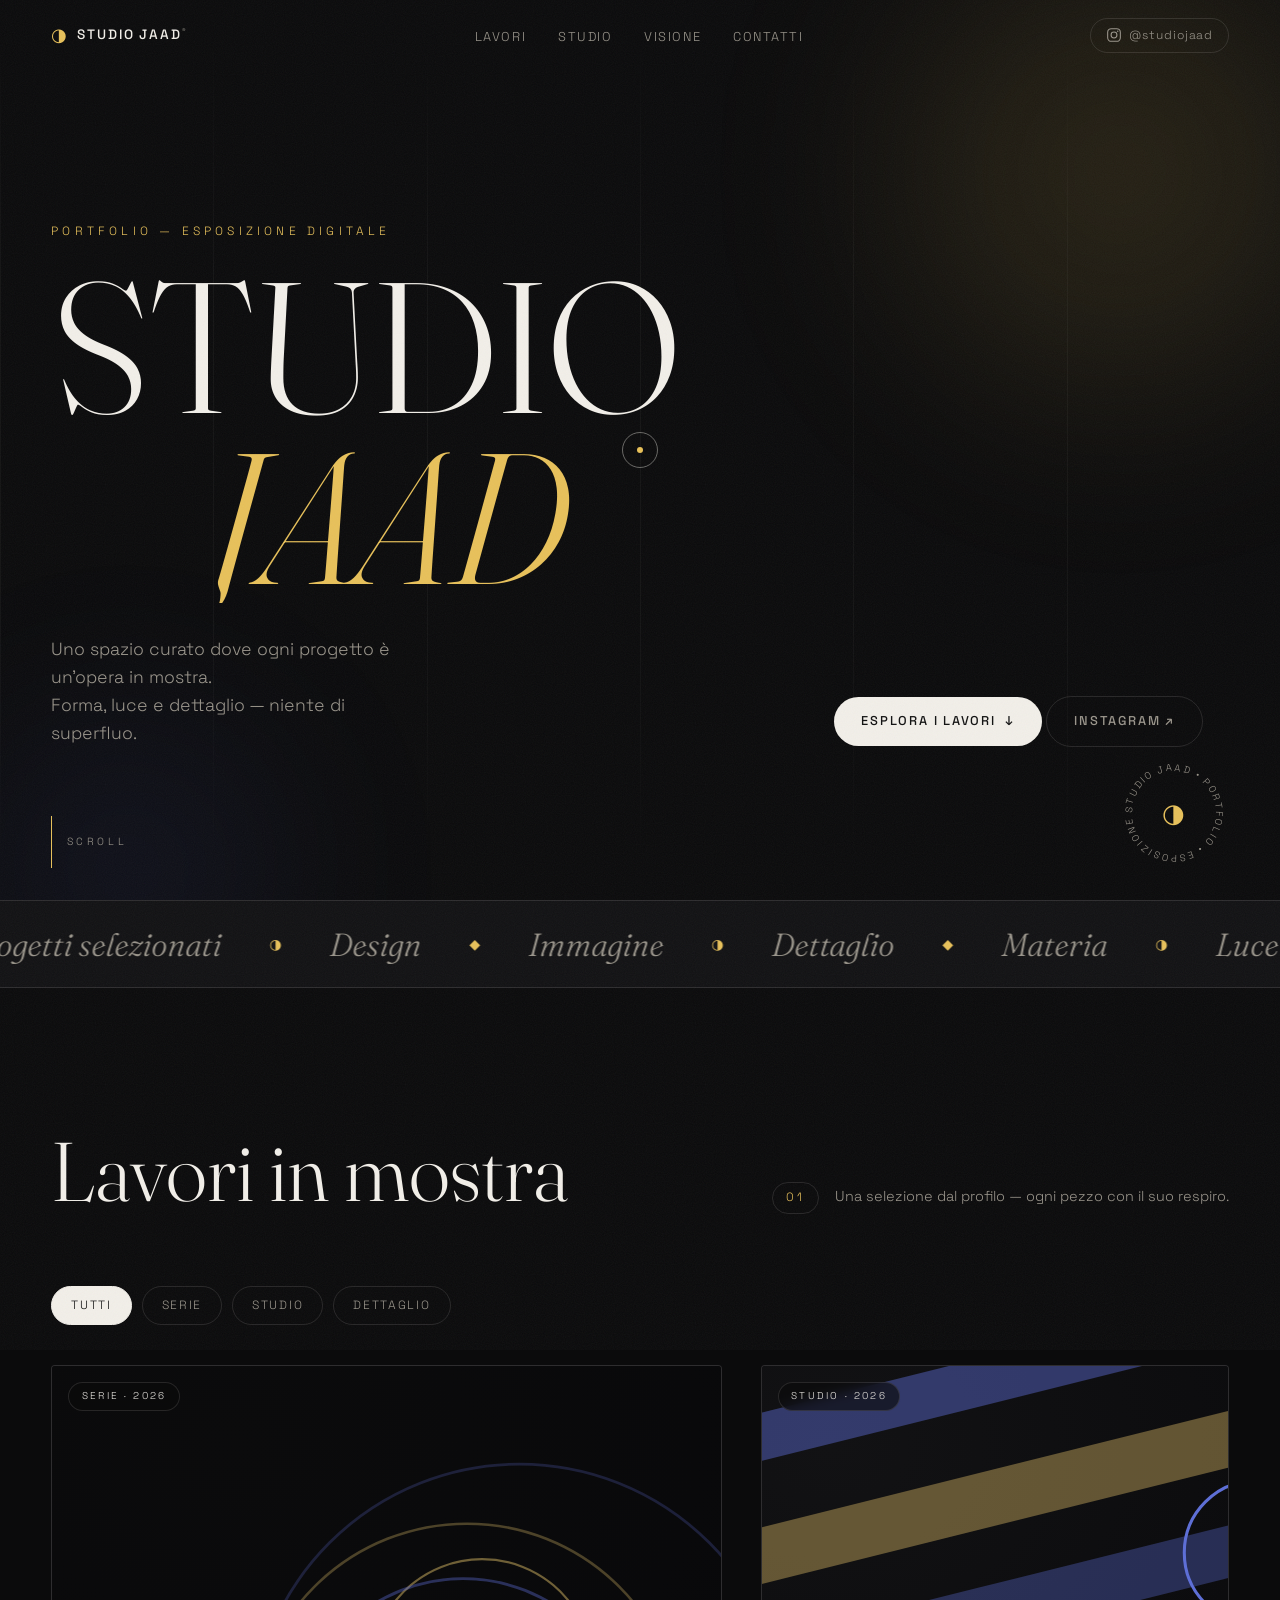
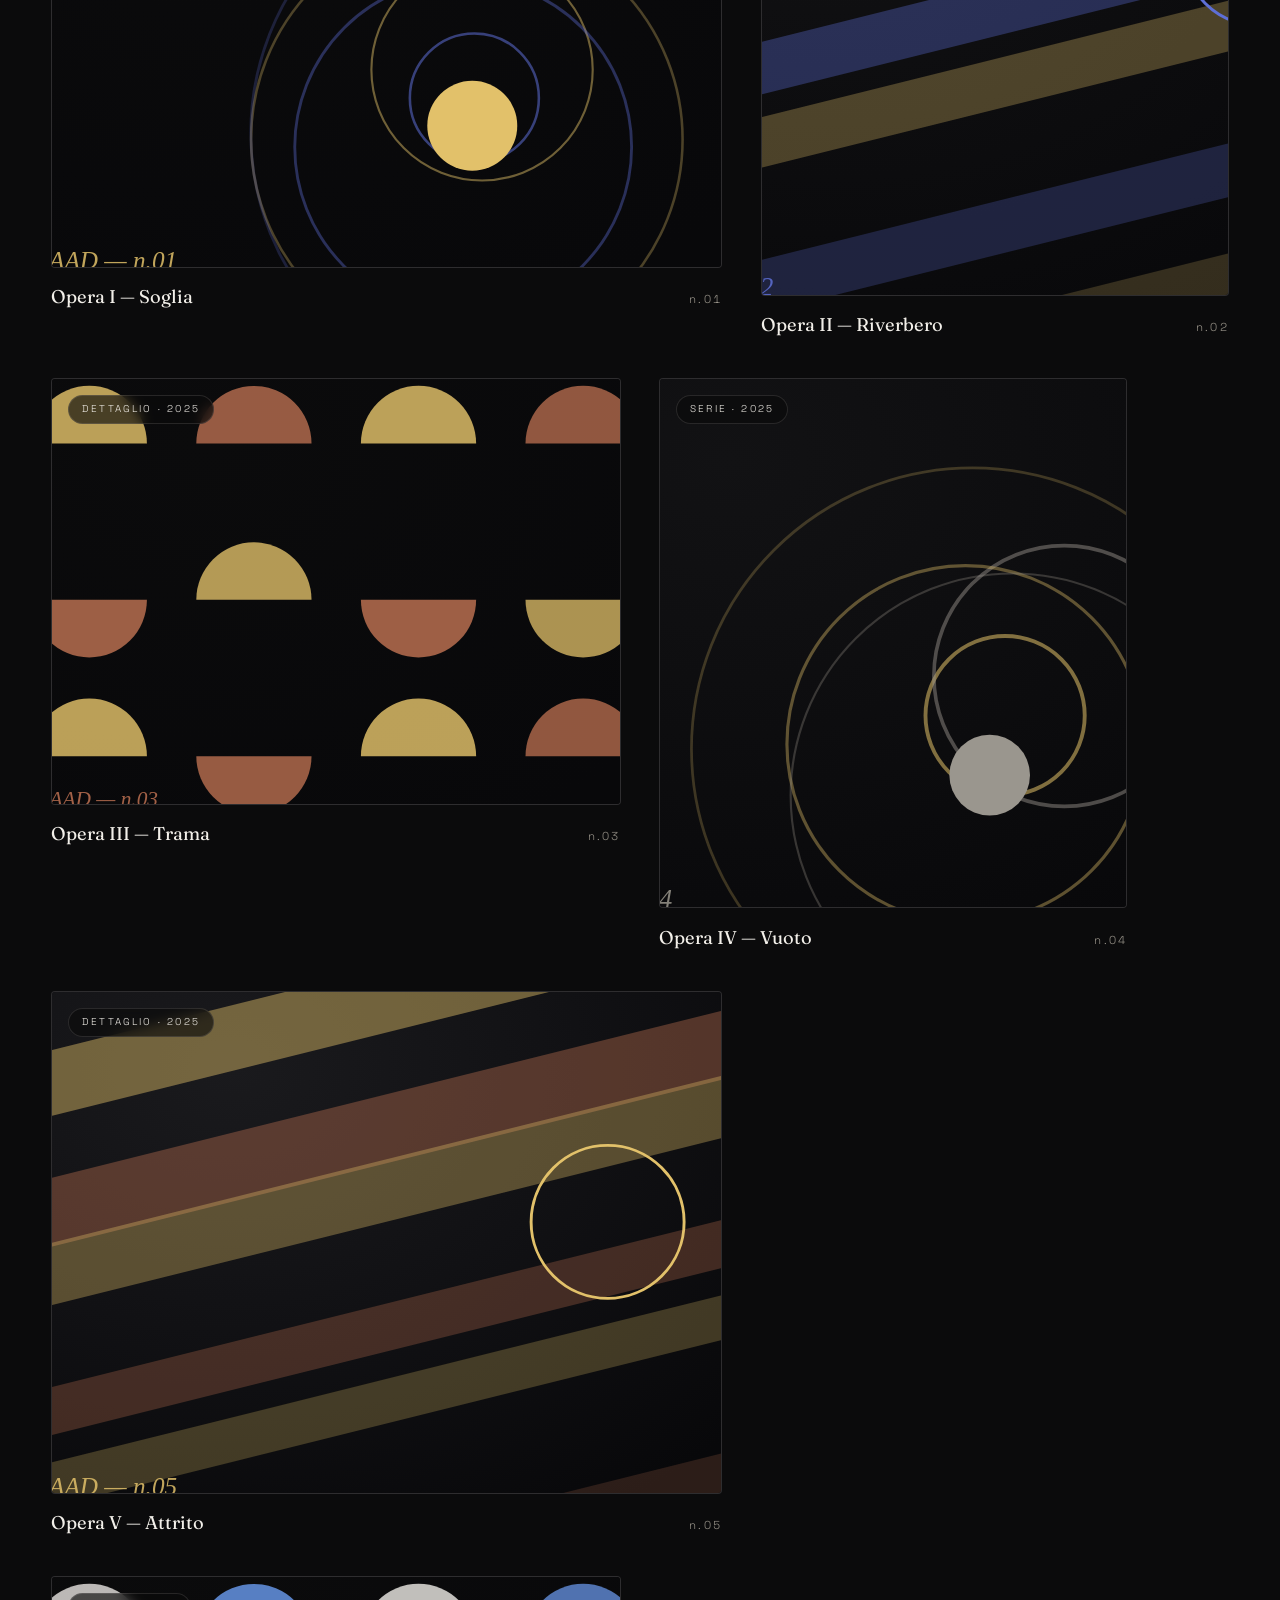
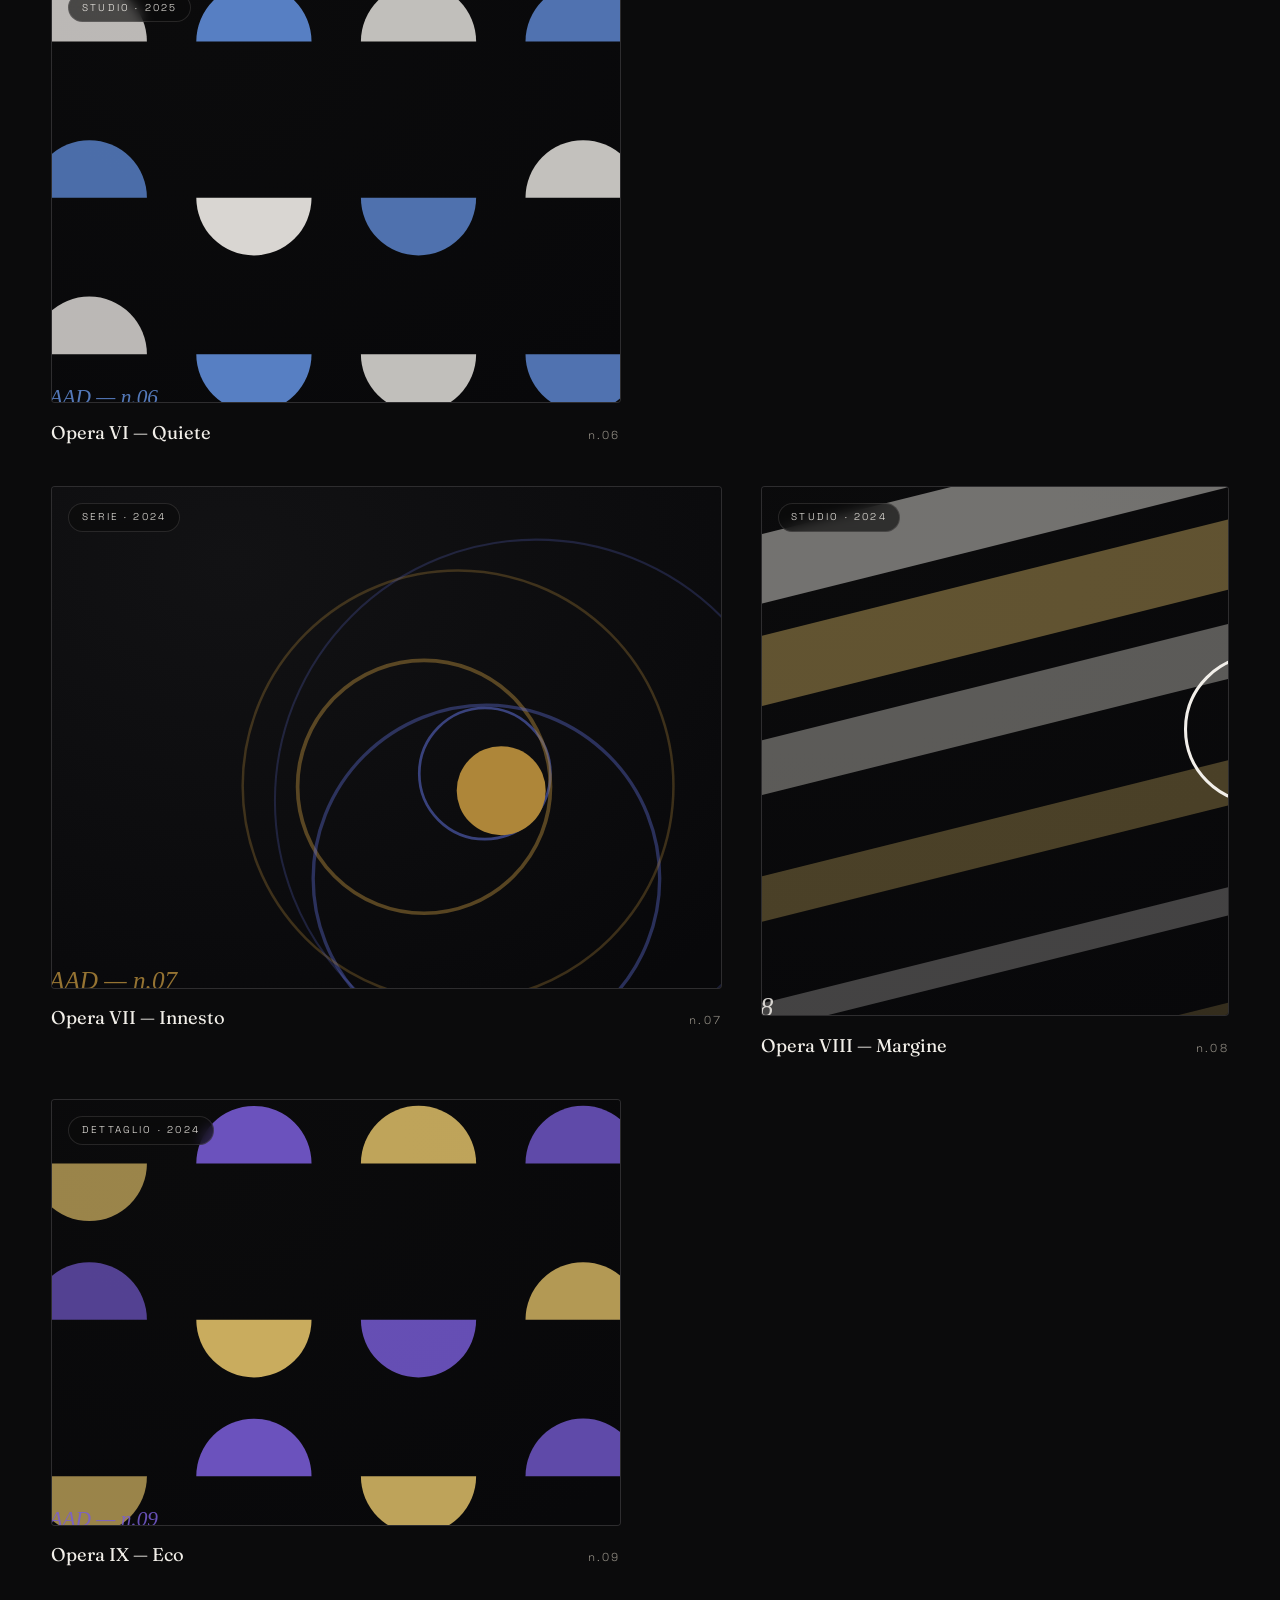
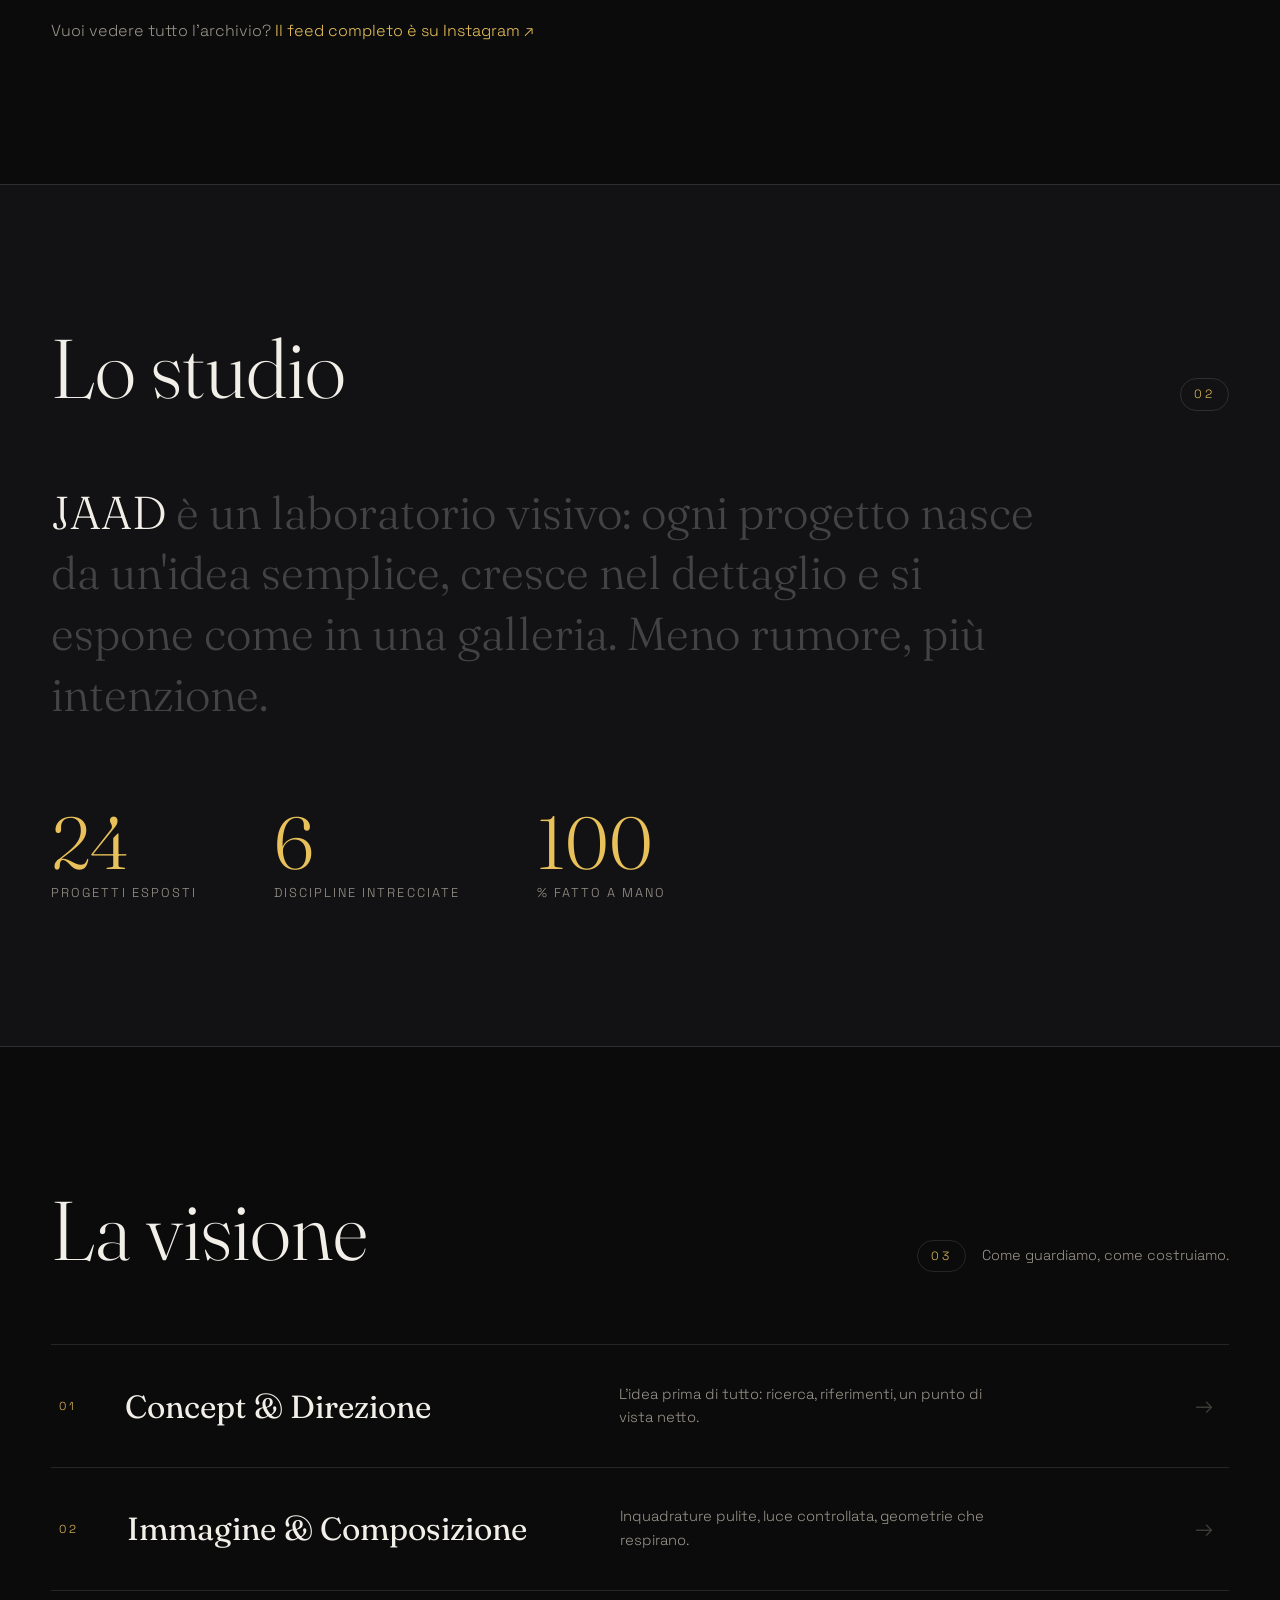
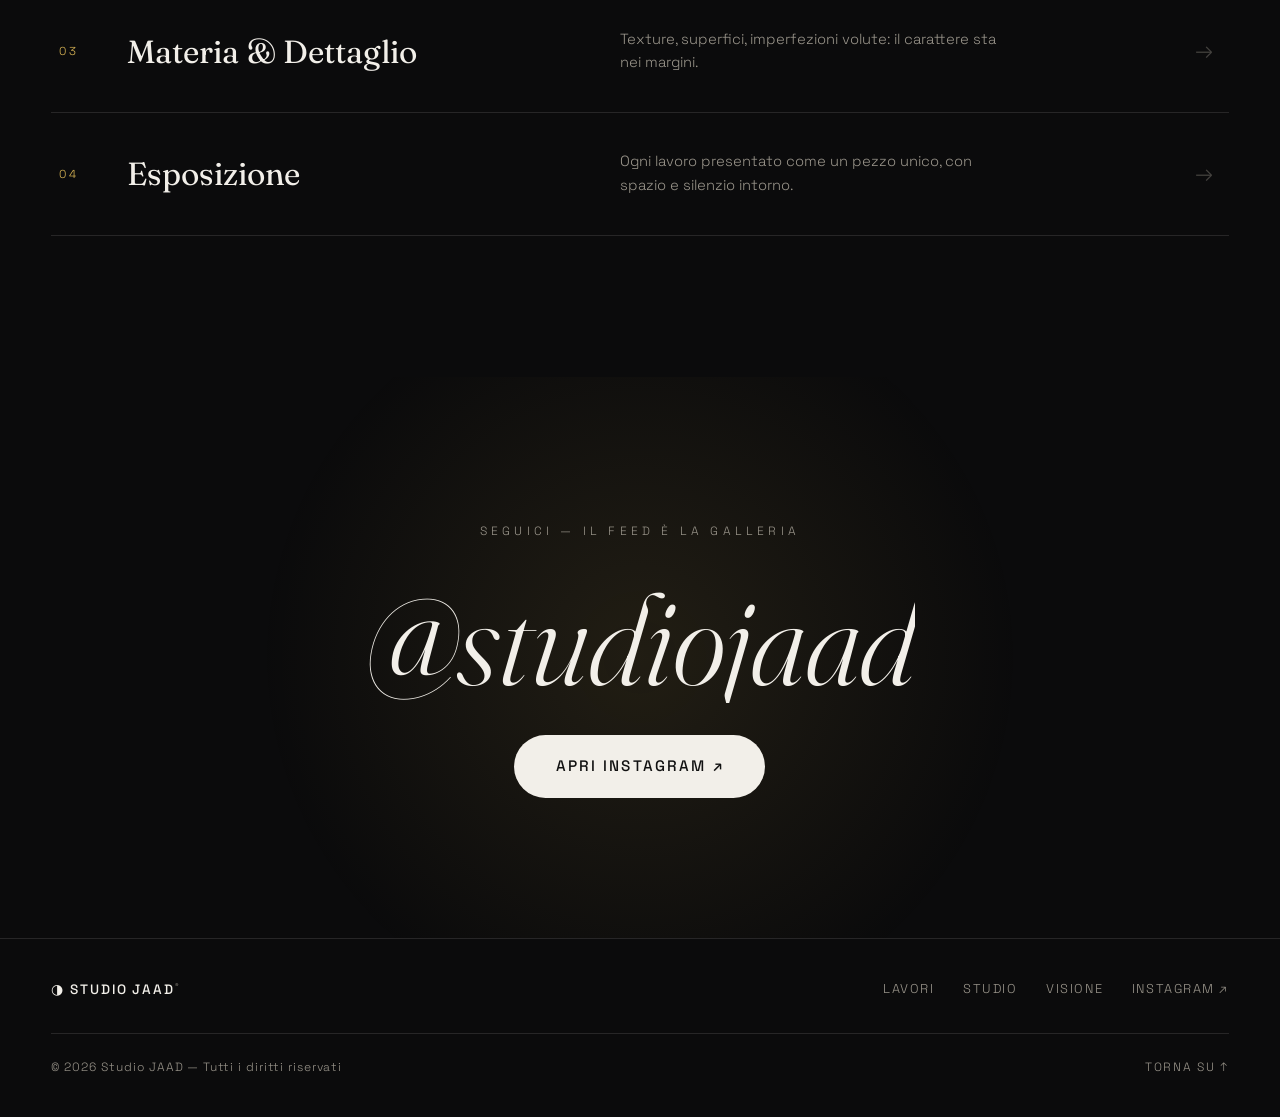
<file: studio-jaad/index.html>
<!DOCTYPE html>
<html lang="it">
<head>
  <meta charset="UTF-8" />
  <meta name="viewport" content="width=device-width, initial-scale=1.0" />
  <title>Studio JAAD — Portfolio &amp; Esposizione</title>
  <meta name="description" content="Studio JAAD — portfolio ed esposizione digitale. Progetti selezionati, visione e contatti." />
  <link rel="preconnect" href="https://fonts.googleapis.com" />
  <link rel="preconnect" href="https://fonts.gstatic.com" crossorigin />
  <link href="https://fonts.googleapis.com/css2?family=Fraunces:ital,opsz,wght@0,9..144,300;0,9..144,400;0,9..144,600;1,9..144,300;1,9..144,400&family=Space+Grotesk:wght@300;400;500;600&display=swap" rel="stylesheet" />
  <link rel="stylesheet" href="styles.css" />
  <link rel="icon" href="data:image/svg+xml,<svg xmlns='http://www.w3.org/2000/svg' viewBox='0 0 100 100'><text y='.9em' font-size='90'>◑</text></svg>" />
</head>
<body data-theme="dark">

  <!-- ═══════════════ PRELOADER ═══════════════ -->
  <div class="preloader" id="preloader" aria-hidden="true">
    <div class="preloader__inner">
      <span class="preloader__word">
        <span class="preloader__letter">J</span><span class="preloader__letter">A</span><span class="preloader__letter">A</span><span class="preloader__letter">D</span>
      </span>
      <span class="preloader__count" id="preloaderCount">0</span>
    </div>
    <div class="preloader__curtain"></div>
  </div>

  <!-- ═══════════════ CURSOR ═══════════════ -->
  <div class="cursor" id="cursor" aria-hidden="true">
    <div class="cursor__dot"></div>
    <div class="cursor__ring"></div>
    <span class="cursor__label" id="cursorLabel"></span>
  </div>

  <!-- ═══════════════ GRAIN ═══════════════ -->
  <div class="grain" aria-hidden="true"></div>

  <!-- ═══════════════ PROGRESS BAR ═══════════════ -->
  <div class="scroll-progress" id="scrollProgress" aria-hidden="true"></div>

  <!-- ═══════════════ NAV ═══════════════ -->
  <header class="nav" id="nav">
    <a href="#top" class="nav__logo" data-cursor="hover">
      <span class="nav__logo-mark">◑</span>
      <span class="nav__logo-text">STUDIO&nbsp;JAAD<sup>®</sup></span>
    </a>
    <nav class="nav__links" aria-label="Navigazione principale">
      <a href="#lavori" class="nav__link" data-cursor="hover"><span data-num="01">Lavori</span></a>
      <a href="#studio" class="nav__link" data-cursor="hover"><span data-num="02">Studio</span></a>
      <a href="#servizi" class="nav__link" data-cursor="hover"><span data-num="03">Visione</span></a>
      <a href="#contatti" class="nav__link" data-cursor="hover"><span data-num="04">Contatti</span></a>
    </nav>
    <div class="nav__right">
      <a class="nav__ig" data-cursor="hover" href="https://www.instagram.com/studiojaad" target="_blank" rel="noopener">
        <svg viewBox="0 0 24 24" width="16" height="16" fill="none" stroke="currentColor" stroke-width="1.6"><rect x="2.5" y="2.5" width="19" height="19" rx="5.5"/><circle cx="12" cy="12" r="4.4"/><circle cx="17.6" cy="6.4" r="1.1" fill="currentColor" stroke="none"/></svg>
        <span>@studiojaad</span>
      </a>
      <button class="nav__burger" id="burger" aria-label="Apri menu" aria-expanded="false" data-cursor="hover">
        <span></span><span></span>
      </button>
    </div>
  </header>

  <!-- ═══════════════ MENU OVERLAY ═══════════════ -->
  <div class="menu" id="menu" aria-hidden="true">
    <div class="menu__bg"></div>
    <div class="menu__content">
      <nav class="menu__nav" aria-label="Menu">
        <a href="#lavori" class="menu__link" data-cursor="hover"><small>01</small><span class="menu__link-text">Lavori</span></a>
        <a href="#studio" class="menu__link" data-cursor="hover"><small>02</small><span class="menu__link-text">Studio</span></a>
        <a href="#servizi" class="menu__link" data-cursor="hover"><small>03</small><span class="menu__link-text">Visione</span></a>
        <a href="#contatti" class="menu__link" data-cursor="hover"><small>04</small><span class="menu__link-text">Contatti</span></a>
      </nav>
      <div class="menu__footer">
        <a href="https://www.instagram.com/studiojaad" target="_blank" rel="noopener" data-cursor="hover">Instagram ↗</a>
        <span class="menu__hint">© <span id="menuYear"></span> Studio JAAD</span>
      </div>
    </div>
  </div>

  <main id="top">

    <!-- ═══════════════ HERO ═══════════════ -->
    <section class="hero" id="hero">
      <div class="hero__bg" aria-hidden="true">
        <div class="hero__orb hero__orb--1"></div>
        <div class="hero__orb hero__orb--2"></div>
        <div class="hero__lines"></div>
      </div>

      <p class="hero__eyebrow reveal-line"><span>Portfolio — Esposizione digitale</span></p>

      <h1 class="hero__title" aria-label="Studio JAAD">
        <span class="hero__row" data-split>STUDIO</span>
        <span class="hero__row hero__row--accent" data-split>JAAD</span>
      </h1>

      <div class="hero__meta">
        <p class="hero__desc reveal-line"><span>Uno spazio curato dove ogni progetto è un'opera in mostra.<br/>Forma, luce e dettaglio — niente di superfluo.</span></p>
        <div class="hero__cta reveal-line"><span>
          <a href="#lavori" class="btn btn--primary" data-magnetic data-cursor="hover">Esplora i lavori <em>↓</em></a>
          <a href="https://www.instagram.com/studiojaad" target="_blank" rel="noopener" class="btn btn--ghost" data-magnetic data-cursor="hover">Instagram ↗</a>
        </span></div>
      </div>

      <div class="hero__scroll" aria-hidden="true">
        <span class="hero__scroll-line"></span>
        <span class="hero__scroll-text">scroll</span>
      </div>

      <div class="hero__badge" aria-hidden="true">
        <svg viewBox="0 0 120 120" class="hero__badge-svg">
          <defs><path id="circlePath" d="M60,60 m-46,0 a46,46 0 1,1 92,0 a46,46 0 1,1 -92,0"/></defs>
          <text><textPath href="#circlePath">STUDIO JAAD • PORTFOLIO • ESPOSIZIONE • MMXXVI •</textPath></text>
        </svg>
        <span class="hero__badge-center">◑</span>
      </div>
    </section>

    <!-- ═══════════════ MARQUEE ═══════════════ -->
    <div class="marquee" aria-hidden="true">
      <div class="marquee__track" id="marqueeTrack">
        <span>Progetti selezionati</span><i>◑</i>
        <span>Design</span><i>◆</i>
        <span>Immagine</span><i>◑</i>
        <span>Dettaglio</span><i>◆</i>
        <span>Materia</span><i>◑</i>
        <span>Luce</span><i>◆</i>
      </div>
    </div>

    <!-- ═══════════════ LAVORI ═══════════════ -->
    <section class="works section" id="lavori">
      <div class="section__head">
        <h2 class="section__title" data-split-words>Lavori in mostra</h2>
        <div class="section__sub">
          <span class="section__num">01</span>
          <p class="reveal-line"><span>Una selezione dal profilo — ogni pezzo con il suo respiro.</span></p>
        </div>
      </div>

      <div class="works__filters" id="filters" role="tablist" aria-label="Filtra i lavori"></div>

      <div class="works__grid" id="worksGrid"></div>

      <p class="works__note reveal-line"><span>Vuoi vedere tutto l'archivio? <a href="https://www.instagram.com/studiojaad" target="_blank" rel="noopener" data-cursor="hover">Il feed completo è su Instagram ↗</a></span></p>
    </section>

    <!-- ═══════════════ STATEMENT ═══════════════ -->
    <section class="statement section" id="studio">
      <div class="section__head">
        <h2 class="section__title" data-split-words>Lo studio</h2>
        <div class="section__sub">
          <span class="section__num">02</span>
        </div>
      </div>
      <p class="statement__text" id="statementText">
        JAAD è un laboratorio visivo: ogni progetto nasce da un'idea semplice, cresce nel dettaglio e si espone come in una galleria. Meno rumore, più intenzione.
      </p>
      <div class="statement__stats">
        <div class="stat reveal-up"><strong data-count="24">0</strong><span>progetti esposti</span></div>
        <div class="stat reveal-up"><strong data-count="6">0</strong><span>discipline intrecciate</span></div>
        <div class="stat reveal-up"><strong data-count="100">0</strong><span>% fatto a mano</span></div>
      </div>
    </section>

    <!-- ═══════════════ VISIONE / SERVIZI ═══════════════ -->
    <section class="services section" id="servizi">
      <div class="section__head">
        <h2 class="section__title" data-split-words>La visione</h2>
        <div class="section__sub">
          <span class="section__num">03</span>
          <p class="reveal-line"><span>Come guardiamo, come costruiamo.</span></p>
        </div>
      </div>
      <ul class="services__list">
        <li class="service reveal-up" data-cursor="hover">
          <span class="service__idx">01</span>
          <h3>Concept &amp; Direzione</h3>
          <p>L'idea prima di tutto: ricerca, riferimenti, un punto di vista netto.</p>
          <span class="service__arrow">→</span>
        </li>
        <li class="service reveal-up" data-cursor="hover">
          <span class="service__idx">02</span>
          <h3>Immagine &amp; Composizione</h3>
          <p>Inquadrature pulite, luce controllata, geometrie che respirano.</p>
          <span class="service__arrow">→</span>
        </li>
        <li class="service reveal-up" data-cursor="hover">
          <span class="service__idx">03</span>
          <h3>Materia &amp; Dettaglio</h3>
          <p>Texture, superfici, imperfezioni volute: il carattere sta nei margini.</p>
          <span class="service__arrow">→</span>
        </li>
        <li class="service reveal-up" data-cursor="hover">
          <span class="service__idx">04</span>
          <h3>Esposizione</h3>
          <p>Ogni lavoro presentato come un pezzo unico, con spazio e silenzio intorno.</p>
          <span class="service__arrow">→</span>
        </li>
      </ul>
    </section>

    <!-- ═══════════════ INSTAGRAM CTA ═══════════════ -->
    <section class="igcta section" id="contatti">
      <div class="igcta__inner">
        <p class="igcta__eyebrow reveal-line"><span>Seguici — il feed è la galleria</span></p>
        <a href="https://www.instagram.com/studiojaad" target="_blank" rel="noopener" class="igcta__handle" data-cursor="view" data-split>@studiojaad</a>
        <a href="https://www.instagram.com/studiojaad" target="_blank" rel="noopener" class="btn btn--primary btn--big" data-magnetic data-cursor="hover">Apri Instagram ↗</a>
      </div>
    </section>

  </main>

  <!-- ═══════════════ FOOTER ═══════════════ -->
  <footer class="footer">
    <div class="footer__top">
      <span class="footer__logo">◑ STUDIO JAAD<sup>®</sup></span>
      <nav class="footer__nav" aria-label="Footer">
        <a href="#lavori" data-cursor="hover">Lavori</a>
        <a href="#studio" data-cursor="hover">Studio</a>
        <a href="#servizi" data-cursor="hover">Visione</a>
        <a href="https://www.instagram.com/studiojaad" target="_blank" rel="noopener" data-cursor="hover">Instagram ↗</a>
      </nav>
    </div>
    <div class="footer__bottom">
      <span>© <span id="footerYear"></span> Studio JAAD — Tutti i diritti riservati</span>
      <button class="footer__totop" id="toTop" data-cursor="hover" aria-label="Torna su">Torna su ↑</button>
    </div>
  </footer>

  <!-- ═══════════════ LIGHTBOX ═══════════════ -->
  <div class="lightbox" id="lightbox" aria-hidden="true" role="dialog" aria-label="Anteprima lavoro">
    <button class="lightbox__close" id="lightboxClose" aria-label="Chiudi" data-cursor="hover">✕</button>
    <button class="lightbox__nav lightbox__nav--prev" id="lightboxPrev" aria-label="Precedente" data-cursor="hover">←</button>
    <figure class="lightbox__figure">
      <div class="lightbox__media" id="lightboxMedia"></div>
      <figcaption class="lightbox__caption">
        <strong id="lightboxTitle"></strong>
        <span id="lightboxMeta"></span>
      </figcaption>
    </figure>
    <button class="lightbox__nav lightbox__nav--next" id="lightboxNext" aria-label="Successivo" data-cursor="hover">→</button>
  </div>

  <script src="app.js"></script>
</body>
</html>
</file>
<file: studio-jaad/styles.css>
/* ═══════════════════════════════════════════════════════════
   STUDIO JAAD — Portfolio & Esposizione
   Editorial dark · kinetic type · quiet luxury
   ═══════════════════════════════════════════════════════════ */

:root {
  --bg: #0b0b0c;
  --bg-soft: #121214;
  --ink: #f2efe9;
  --ink-dim: #9b968c;
  --line: rgba(242, 239, 233, 0.12);
  --accent: #e8c15a;      /* warm brass */
  --accent-deep: #b4862b;
  --font-display: "Fraunces", Georgia, serif;
  --font-body: "Space Grotesk", "Helvetica Neue", sans-serif;
  --ease-out: cubic-bezier(0.19, 1, 0.22, 1);
  --ease-expo: cubic-bezier(0.87, 0, 0.13, 1);
  --pad: clamp(1.25rem, 4vw, 4rem);
}

* { margin: 0; padding: 0; box-sizing: border-box; }

html { scroll-behavior: smooth; }
html:focus-within { scroll-behavior: smooth; }

body {
  background: var(--bg);
  color: var(--ink);
  font-family: var(--font-body);
  font-weight: 300;
  line-height: 1.6;
  overflow-x: hidden;
  -webkit-font-smoothing: antialiased;
}

::selection { background: var(--accent); color: #111; }

img { max-width: 100%; display: block; }
a { color: inherit; text-decoration: none; }
button { font: inherit; color: inherit; background: none; border: none; cursor: pointer; }

/* ─────────────── GRAIN ─────────────── */
.grain {
  position: fixed; inset: -50%;
  width: 200%; height: 200%;
  pointer-events: none; z-index: 9990;
  opacity: 0.05;
  background-image: url("data:image/svg+xml,%3Csvg xmlns='http://www.w3.org/2000/svg' width='300' height='300'%3E%3Cfilter id='n'%3E%3CfeTurbulence type='fractalNoise' baseFrequency='0.9' numOctaves='2'/%3E%3C/filter%3E%3Crect width='100%25' height='100%25' filter='url(%23n)'/%3E%3C/svg%3E");
  animation: grainShift 0.9s steps(4) infinite;
}
@keyframes grainShift {
  0% { transform: translate(0, 0); }
  25% { transform: translate(-2%, 3%); }
  50% { transform: translate(3%, -2%); }
  75% { transform: translate(-3%, -3%); }
  100% { transform: translate(2%, 2%); }
}

/* ─────────────── PRELOADER ─────────────── */
.preloader {
  position: fixed; inset: 0; z-index: 10000;
  display: flex; align-items: center; justify-content: center;
  background: var(--bg);
}
.preloader__inner {
  display: flex; flex-direction: column; align-items: center; gap: 1rem;
  position: relative; z-index: 2;
}
.preloader__word {
  font-family: var(--font-display);
  font-size: clamp(3rem, 10vw, 7rem);
  font-weight: 300; letter-spacing: 0.08em;
  display: flex; overflow: hidden;
}
.preloader__letter {
  display: inline-block;
  transform: translateY(110%);
  animation: letterUp 0.9s var(--ease-expo) forwards;
}
.preloader__letter:nth-child(1) { animation-delay: 0.10s; }
.preloader__letter:nth-child(2) { animation-delay: 0.18s; }
.preloader__letter:nth-child(3) { animation-delay: 0.26s; }
.preloader__letter:nth-child(4) { animation-delay: 0.34s; color: var(--accent); font-style: italic; }
@keyframes letterUp { to { transform: translateY(0); } }
.preloader__count {
  font-size: 0.8rem; letter-spacing: 0.35em;
  color: var(--ink-dim); font-variant-numeric: tabular-nums;
}
.preloader__curtain {
  position: absolute; inset: 0; background: var(--bg-soft); z-index: 1;
  transform: scaleY(0); transform-origin: top;
}
.preloader.is-done { pointer-events: none; }
.preloader.is-done .preloader__inner { animation: fadeOut 0.4s forwards; }
.preloader.is-done .preloader__curtain,
.preloader.is-done { animation: curtainUp 0.9s var(--ease-expo) 0.25s forwards; }
@keyframes fadeOut { to { opacity: 0; } }
@keyframes curtainUp { to { transform: translateY(-100%); } }

/* ─────────────── CURSOR ─────────────── */
.cursor { position: fixed; top: 0; left: 0; z-index: 9999; pointer-events: none; }
.cursor__dot {
  position: absolute; width: 6px; height: 6px; border-radius: 50%;
  background: var(--accent); transform: translate(-50%, -50%);
}
.cursor__ring {
  position: absolute; width: 36px; height: 36px; border-radius: 50%;
  border: 1px solid rgba(242, 239, 233, 0.4);
  transform: translate(-50%, -50%) scale(1);
  transition: transform 0.35s var(--ease-out), background 0.35s, border-color 0.35s;
}
.cursor__label {
  position: absolute; transform: translate(-50%, -50%);
  font-size: 0.65rem; letter-spacing: 0.2em; text-transform: uppercase;
  color: #111; opacity: 0; transition: opacity 0.2s;
  font-weight: 500; white-space: nowrap;
}
.cursor.is-hover .cursor__ring {
  transform: translate(-50%, -50%) scale(1.8);
  background: rgba(232, 193, 90, 0.15); border-color: var(--accent);
}
.cursor.is-view .cursor__ring {
  transform: translate(-50%, -50%) scale(3.2);
  background: var(--accent); border-color: var(--accent);
}
.cursor.is-view .cursor__label { opacity: 1; }
.cursor.is-view .cursor__dot { opacity: 0; }
@media (hover: none), (pointer: coarse) { .cursor { display: none; } }

/* ─────────────── SCROLL PROGRESS ─────────────── */
.scroll-progress {
  position: fixed; top: 0; left: 0; height: 2px; width: 100%;
  background: linear-gradient(90deg, var(--accent), var(--accent-deep));
  transform-origin: left; transform: scaleX(0);
  z-index: 9800;
}

/* ─────────────── NAV ─────────────── */
.nav {
  position: fixed; top: 0; left: 0; right: 0; z-index: 9500;
  display: flex; align-items: center; justify-content: space-between;
  padding: 1.1rem var(--pad);
  transition: transform 0.5s var(--ease-out), background 0.4s, backdrop-filter 0.4s;
}
.nav.is-scrolled {
  background: rgba(11, 11, 12, 0.72);
  backdrop-filter: blur(14px);
  -webkit-backdrop-filter: blur(14px);
  border-bottom: 1px solid var(--line);
}
.nav.is-hidden { transform: translateY(-110%); }
.nav__logo {
  display: flex; align-items: center; gap: 0.5rem;
  font-weight: 500; letter-spacing: 0.14em; font-size: 0.85rem;
}
.nav__logo-mark { color: var(--accent); font-size: 1.1rem; }
.nav__logo sup { font-size: 0.5em; color: var(--ink-dim); }
.nav__links { display: flex; gap: 2rem; }
.nav__link span { position: relative; font-size: 0.8rem; letter-spacing: 0.12em; text-transform: uppercase; color: var(--ink-dim); transition: color 0.3s; }
.nav__link span::before {
  content: attr(data-num);
  font-size: 0.55rem; color: var(--accent);
  position: absolute; top: -0.5em; left: -1.2em;
  opacity: 0; transition: opacity 0.3s;
}
.nav__link span::after {
  content: ""; position: absolute; left: 0; bottom: -4px;
  width: 100%; height: 1px; background: var(--accent);
  transform: scaleX(0); transform-origin: right;
  transition: transform 0.4s var(--ease-out);
}
.nav__link:hover span { color: var(--ink); }
.nav__link:hover span::before { opacity: 1; }
.nav__link:hover span::after { transform: scaleX(1); transform-origin: left; }
.nav__right { display: flex; align-items: center; gap: 1.25rem; }
.nav__ig {
  display: inline-flex; align-items: center; gap: 0.45rem;
  font-size: 0.75rem; letter-spacing: 0.08em; color: var(--ink-dim);
  border: 1px solid var(--line); border-radius: 999px;
  padding: 0.45rem 0.9rem;
  transition: color 0.3s, border-color 0.3s, background 0.3s;
}
.nav__ig:hover { color: #111; background: var(--accent); border-color: var(--accent); }
.nav__burger {
  display: none; flex-direction: column; gap: 6px; padding: 0.5rem;
}
.nav__burger span { width: 26px; height: 1.5px; background: var(--ink); transition: transform 0.4s var(--ease-out), opacity 0.3s; }
.nav__burger.is-open span:nth-child(1) { transform: translateY(3.75px) rotate(45deg); }
.nav__burger.is-open span:nth-child(2) { transform: translateY(-3.75px) rotate(-45deg); }

/* ─────────────── MENU OVERLAY ─────────────── */
.menu {
  position: fixed; inset: 0; z-index: 9400;
  visibility: hidden; pointer-events: none;
}
.menu__bg {
  position: absolute; inset: 0; background: var(--bg-soft);
  transform: translateY(-100%); transition: transform 0.7s var(--ease-expo);
}
.menu__content {
  position: relative; height: 100%;
  display: flex; flex-direction: column; justify-content: center;
  padding: var(--pad); gap: 3rem;
}
.menu__nav { display: flex; flex-direction: column; gap: 0.25rem; }
.menu__link {
  display: flex; align-items: baseline; gap: 1rem;
  overflow: hidden; padding: 0.35rem 0;
}
.menu__link small { color: var(--accent); font-size: 0.75rem; letter-spacing: 0.2em; }
.menu__link-text {
  font-family: var(--font-display); font-weight: 300;
  font-size: clamp(2.5rem, 8vw, 5rem); line-height: 1.05;
  display: inline-block; transform: translateY(120%);
  transition: transform 0.8s var(--ease-expo), color 0.3s;
}
.menu__link:hover .menu__link-text { color: var(--accent); font-style: italic; }
.menu__footer {
  display: flex; justify-content: space-between; align-items: center;
  color: var(--ink-dim); font-size: 0.8rem; letter-spacing: 0.1em;
  opacity: 0; transition: opacity 0.5s 0.3s;
}
.menu.is-open { visibility: visible; pointer-events: auto; }
.menu.is-open .menu__bg { transform: translateY(0); }
.menu.is-open .menu__link-text { transform: translateY(0); }
.menu.is-open .menu__link:nth-child(1) .menu__link-text { transition-delay: 0.15s; }
.menu.is-open .menu__link:nth-child(2) .menu__link-text { transition-delay: 0.22s; }
.menu.is-open .menu__link:nth-child(3) .menu__link-text { transition-delay: 0.29s; }
.menu.is-open .menu__link:nth-child(4) .menu__link-text { transition-delay: 0.36s; }
.menu.is-open .menu__footer { opacity: 1; }

/* ─────────────── HERO ─────────────── */
.hero {
  min-height: 100svh;
  display: flex; flex-direction: column; justify-content: center;
  padding: calc(var(--pad) + 4rem) var(--pad) var(--pad);
  position: relative; overflow: hidden;
}
.hero__bg { position: absolute; inset: 0; z-index: -1; }
.hero__orb {
  position: absolute; border-radius: 50%; filter: blur(90px); opacity: 0.35;
  will-change: transform;
}
.hero__orb--1 {
  width: 55vmax; height: 55vmax; top: -20%; right: -15%;
  background: radial-gradient(circle, rgba(232,193,90,0.5), transparent 65%);
  animation: orbFloat 14s ease-in-out infinite alternate;
}
.hero__orb--2 {
  width: 40vmax; height: 40vmax; bottom: -25%; left: -10%;
  background: radial-gradient(circle, rgba(90,110,232,0.32), transparent 65%);
  animation: orbFloat 18s ease-in-out infinite alternate-reverse;
}
@keyframes orbFloat {
  from { transform: translate(0, 0) scale(1); }
  to { transform: translate(-6%, 8%) scale(1.12); }
}
.hero__lines {
  position: absolute; inset: 0;
  background-image: repeating-linear-gradient(90deg, var(--line) 0 1px, transparent 1px calc(100% / 6));
  opacity: 0.35; mask-image: linear-gradient(to bottom, transparent, #000 30%, #000 70%, transparent);
  -webkit-mask-image: linear-gradient(to bottom, transparent, #000 30%, #000 70%, transparent);
}

.hero__eyebrow span {
  font-size: 0.75rem; letter-spacing: 0.35em; text-transform: uppercase;
  color: var(--accent);
}
.hero__title {
  font-family: var(--font-display); font-weight: 300;
  font-size: clamp(3.4rem, 14.5vw, 13rem);
  line-height: 0.92; letter-spacing: -0.01em;
  margin: 1.2rem 0 2rem; text-transform: uppercase;
}
.hero__row { display: block; overflow: hidden; }
.hero__row--accent { color: var(--accent); font-style: italic; margin-left: clamp(2rem, 12vw, 12rem); }
.hero__row .char {
  display: inline-block; transform: translateY(115%) rotate(6deg);
  transition: transform 1s var(--ease-expo);
  will-change: transform;
}
.is-loaded .hero__row .char { transform: translateY(0) rotate(0); }

.hero__meta {
  display: flex; flex-wrap: wrap; gap: 2rem 4rem;
  align-items: flex-end; justify-content: space-between;
  max-width: 72rem;
}
.hero__desc span { color: var(--ink-dim); font-size: clamp(0.95rem, 1.4vw, 1.1rem); max-width: 34ch; display: inline-block; }
.hero__cta > span { display: inline-flex; gap: 1rem; flex-wrap: wrap; }

.hero__scroll {
  position: absolute; bottom: 2rem; left: var(--pad);
  display: flex; align-items: center; gap: 0.9rem;
}
.hero__scroll-line { width: 1px; height: 52px; background: var(--line); position: relative; overflow: hidden; }
.hero__scroll-line::after {
  content: ""; position: absolute; inset: 0; background: var(--accent);
  animation: scrollDrip 1.8s var(--ease-expo) infinite;
}
@keyframes scrollDrip {
  0% { transform: translateY(-100%); }
  55% { transform: translateY(0); }
  100% { transform: translateY(100%); }
}
.hero__scroll-text { font-size: 0.65rem; letter-spacing: 0.35em; text-transform: uppercase; color: var(--ink-dim); }

.hero__badge {
  position: absolute; bottom: 2rem; right: var(--pad);
  width: 110px; height: 110px; display: grid; place-items: center;
}
.hero__badge-svg { position: absolute; inset: 0; animation: spin 16s linear infinite; }
.hero__badge-svg text { fill: var(--ink-dim); font-size: 10.5px; letter-spacing: 2.5px; font-family: var(--font-body); }
.hero__badge-center { font-size: 1.6rem; color: var(--accent); }
@keyframes spin { to { transform: rotate(360deg); } }

/* ─────────────── BUTTONS ─────────────── */
.btn {
  display: inline-flex; align-items: center; gap: 0.6rem;
  padding: 0.9rem 1.7rem; border-radius: 999px;
  font-size: 0.8rem; letter-spacing: 0.14em; text-transform: uppercase; font-weight: 500;
  position: relative; overflow: hidden;
  transition: color 0.35s var(--ease-out), border-color 0.35s;
  will-change: transform;
}
.btn em { font-style: normal; transition: transform 0.35s var(--ease-out); }
.btn--primary { background: var(--ink); color: #111; }
.btn--primary::before {
  content: ""; position: absolute; inset: 0; background: var(--accent);
  transform: translateY(101%); transition: transform 0.45s var(--ease-expo);
  border-radius: inherit;
}
.btn--primary:hover::before { transform: translateY(0); }
.btn--primary:hover em { transform: translateY(3px); }
.btn--primary > * { position: relative; z-index: 1; }
.btn--primary { z-index: 0; }
.btn--ghost { border: 1px solid var(--line); color: var(--ink-dim); }
.btn--ghost:hover { border-color: var(--accent); color: var(--accent); }
.btn--big { padding: 1.2rem 2.6rem; font-size: 0.95rem; }

/* ─────────────── MARQUEE ─────────────── */
.marquee {
  border-top: 1px solid var(--line); border-bottom: 1px solid var(--line);
  overflow: hidden; padding: 1.1rem 0;
  background: var(--bg-soft);
}
.marquee__track {
  display: flex; align-items: center; gap: 3rem;
  width: max-content; will-change: transform;
}
.marquee__track span {
  font-family: var(--font-display); font-weight: 300; font-style: italic;
  font-size: clamp(1.2rem, 2.6vw, 2rem); white-space: nowrap; color: var(--ink-dim);
}
.marquee__track i { color: var(--accent); font-style: normal; font-size: 0.9em; }

/* ─────────────── SECTIONS ─────────────── */
.section { padding: clamp(5rem, 11vw, 9rem) var(--pad); }
.section__head {
  display: flex; flex-wrap: wrap; justify-content: space-between;
  align-items: flex-end; gap: 1.5rem; margin-bottom: clamp(2.5rem, 6vw, 4.5rem);
}
.section__title {
  font-family: var(--font-display); font-weight: 300;
  font-size: clamp(2.4rem, 6.5vw, 5.2rem); line-height: 1.02;
}
.section__title .word { display: inline-block; overflow: hidden; vertical-align: bottom; }
.section__title .word > span {
  display: inline-block; transform: translateY(115%);
  transition: transform 0.9s var(--ease-expo);
}
.section__title.in-view .word > span { transform: translateY(0); }
.section__sub { display: flex; align-items: baseline; gap: 1rem; color: var(--ink-dim); font-size: 0.9rem; }
.section__num {
  color: var(--accent); font-size: 0.75rem; letter-spacing: 0.25em;
  border: 1px solid var(--line); border-radius: 999px; padding: 0.35rem 0.8rem;
}

/* reveal primitives */
.reveal-line { overflow: hidden; }
.reveal-line > span {
  display: inline-block; transform: translateY(110%);
  transition: transform 0.9s var(--ease-expo);
}
.reveal-line.in-view > span { transform: translateY(0); }
.reveal-up {
  opacity: 0; transform: translateY(38px);
  transition: opacity 0.8s var(--ease-out), transform 0.8s var(--ease-out);
}
.reveal-up.in-view { opacity: 1; transform: translateY(0); }

/* ─────────────── WORKS ─────────────── */
.works__filters { display: flex; flex-wrap: wrap; gap: 0.6rem; margin-bottom: 2.5rem; }
.filter {
  padding: 0.55rem 1.2rem; border: 1px solid var(--line); border-radius: 999px;
  font-size: 0.75rem; letter-spacing: 0.14em; text-transform: uppercase; color: var(--ink-dim);
  transition: color 0.3s, border-color 0.3s, background 0.3s;
}
.filter:hover { color: var(--ink); border-color: var(--ink-dim); }
.filter.is-active { background: var(--ink); color: #111; border-color: var(--ink); }

.works__grid {
  display: grid; gap: clamp(1.2rem, 3vw, 2.4rem);
  grid-template-columns: repeat(12, 1fr);
}
.work {
  grid-column: span 4; position: relative;
  opacity: 0; transform: translateY(44px);
  transition: opacity 0.8s var(--ease-out), transform 0.8s var(--ease-out);
  cursor: pointer;
}
.work.in-view { opacity: 1; transform: translateY(0); }
.work.is-filtered-out { display: none; }
.work:nth-child(6n + 1), .work:nth-child(6n + 5) { grid-column: span 7; }
.work:nth-child(6n + 2), .work:nth-child(6n + 4) { grid-column: span 5; }
.work:nth-child(6n + 3), .work:nth-child(6n + 6) { grid-column: span 6; }
.work__frame {
  position: relative; overflow: hidden; border-radius: 4px;
  aspect-ratio: 4 / 3; background: var(--bg-soft);
  border: 1px solid var(--line);
}
.work:nth-child(6n + 2) .work__frame,
.work:nth-child(6n + 4) .work__frame { aspect-ratio: 3 / 3.4; }
.work__media {
  position: absolute; inset: -8%;
  transition: transform 1s var(--ease-out), filter 0.7s;
  will-change: transform;
  filter: saturate(0.85);
}
.work__media svg, .work__media img { width: 100%; height: 100%; object-fit: cover; }
.work:hover .work__media { transform: scale(1.06); filter: saturate(1.15); }
.work__veil {
  position: absolute; inset: 0; z-index: 2;
  background: linear-gradient(to top, rgba(11,11,12,0.72), transparent 55%);
  opacity: 0; transition: opacity 0.5s;
}
.work:hover .work__veil { opacity: 1; }
.work__tag {
  position: absolute; top: 1rem; left: 1rem; z-index: 3;
  font-size: 0.62rem; letter-spacing: 0.22em; text-transform: uppercase;
  background: rgba(11,11,12,0.65); backdrop-filter: blur(6px);
  border: 1px solid var(--line); border-radius: 999px; padding: 0.35rem 0.8rem;
  color: var(--ink);
}
.work__open {
  position: absolute; right: 1rem; bottom: 1rem; z-index: 3;
  width: 44px; height: 44px; border-radius: 50%;
  display: grid; place-items: center;
  background: var(--accent); color: #111; font-size: 1rem;
  transform: translateY(12px) scale(0.7); opacity: 0;
  transition: transform 0.45s var(--ease-out), opacity 0.4s;
}
.work:hover .work__open { transform: translateY(0) scale(1); opacity: 1; }
.work__info {
  display: flex; justify-content: space-between; align-items: baseline;
  padding-top: 0.9rem; gap: 1rem;
}
.work__title { font-family: var(--font-display); font-weight: 400; font-size: 1.15rem; }
.work__idx { color: var(--ink-dim); font-size: 0.72rem; letter-spacing: 0.2em; font-variant-numeric: tabular-nums; }
.works__note { margin-top: 3rem; color: var(--ink-dim); }
.works__note a { color: var(--accent); border-bottom: 1px solid transparent; transition: border-color 0.3s; }
.works__note a:hover { border-color: var(--accent); }

/* ─────────────── STATEMENT ─────────────── */
.statement { background: var(--bg-soft); border-top: 1px solid var(--line); border-bottom: 1px solid var(--line); }
.statement__text {
  font-family: var(--font-display); font-weight: 300;
  font-size: clamp(1.5rem, 3.6vw, 2.9rem); line-height: 1.32;
  max-width: 62rem;
}
.statement__text .w { transition: opacity 0.35s, color 0.35s; opacity: 0.22; }
.statement__text .w.is-lit { opacity: 1; }
.statement__stats {
  display: flex; flex-wrap: wrap; gap: clamp(2rem, 6vw, 5rem);
  margin-top: clamp(3rem, 7vw, 5rem);
}
.stat strong {
  font-family: var(--font-display); font-weight: 300;
  font-size: clamp(2.6rem, 6vw, 4.6rem); color: var(--accent);
  display: block; line-height: 1; font-variant-numeric: tabular-nums;
}
.stat span { color: var(--ink-dim); font-size: 0.8rem; letter-spacing: 0.16em; text-transform: uppercase; }

/* ─────────────── SERVICES ─────────────── */
.services__list { list-style: none; }
.service {
  display: grid; grid-template-columns: auto 1fr 1.2fr auto;
  align-items: center; gap: clamp(1rem, 4vw, 3rem);
  padding: clamp(1.4rem, 3vw, 2.2rem) 0.5rem;
  border-bottom: 1px solid var(--line);
  position: relative; transition: padding-left 0.45s var(--ease-out);
}
.service:first-child { border-top: 1px solid var(--line); }
.service::before {
  content: ""; position: absolute; inset: 0; z-index: -1;
  background: linear-gradient(90deg, rgba(232,193,90,0.08), transparent 60%);
  opacity: 0; transition: opacity 0.4s;
}
.service:hover { padding-left: 1.4rem; }
.service:hover::before { opacity: 1; }
.service__idx { color: var(--accent); font-size: 0.72rem; letter-spacing: 0.25em; }
.service h3 { font-family: var(--font-display); font-weight: 400; font-size: clamp(1.3rem, 2.6vw, 2rem); }
.service p { color: var(--ink-dim); font-size: 0.92rem; max-width: 42ch; }
.service__arrow {
  font-size: 1.4rem; color: var(--ink-dim);
  transform: translateX(-8px); opacity: 0.4;
  transition: transform 0.4s var(--ease-out), color 0.3s, opacity 0.3s;
}
.service:hover .service__arrow { transform: translateX(0) rotate(-45deg); color: var(--accent); opacity: 1; }

/* ─────────────── IG CTA ─────────────── */
.igcta { text-align: center; position: relative; overflow: hidden; }
.igcta::before {
  content: ""; position: absolute; left: 50%; top: 50%;
  width: 70vmax; height: 70vmax; transform: translate(-50%, -50%);
  background: radial-gradient(circle, rgba(232,193,90,0.10), transparent 60%);
  pointer-events: none;
}
.igcta__inner { display: flex; flex-direction: column; align-items: center; gap: 2rem; position: relative; }
.igcta__eyebrow span { font-size: 0.75rem; letter-spacing: 0.35em; text-transform: uppercase; color: var(--ink-dim); }
.igcta__handle {
  font-family: var(--font-display); font-weight: 300; font-style: italic;
  font-size: clamp(2.6rem, 10vw, 8.5rem); line-height: 1;
  overflow: hidden; display: inline-block;
}
.igcta__handle .char {
  display: inline-block; transform: translateY(115%);
  transition: transform 0.9s var(--ease-expo), color 0.3s;
}
.igcta__handle.in-view .char { transform: translateY(0); }
.igcta__handle:hover .char { color: var(--accent); }

/* ─────────────── FOOTER ─────────────── */
.footer { border-top: 1px solid var(--line); padding: 2.5rem var(--pad); }
.footer__top {
  display: flex; flex-wrap: wrap; justify-content: space-between; gap: 1.5rem;
  padding-bottom: 2rem; border-bottom: 1px solid var(--line);
}
.footer__logo { letter-spacing: 0.14em; font-size: 0.85rem; font-weight: 500; }
.footer__logo sup { font-size: 0.5em; color: var(--ink-dim); }
.footer__nav { display: flex; flex-wrap: wrap; gap: 1.8rem; }
.footer__nav a { color: var(--ink-dim); font-size: 0.8rem; letter-spacing: 0.12em; text-transform: uppercase; transition: color 0.3s; }
.footer__nav a:hover { color: var(--accent); }
.footer__bottom {
  display: flex; flex-wrap: wrap; justify-content: space-between; gap: 1rem;
  padding-top: 1.5rem; color: var(--ink-dim); font-size: 0.75rem; letter-spacing: 0.08em;
}
.footer__totop { letter-spacing: 0.14em; text-transform: uppercase; font-size: 0.75rem; color: var(--ink-dim); transition: color 0.3s; }
.footer__totop:hover { color: var(--accent); }

/* ─────────────── LIGHTBOX ─────────────── */
.lightbox {
  position: fixed; inset: 0; z-index: 9700;
  background: rgba(8, 8, 9, 0.92); backdrop-filter: blur(12px);
  display: grid; grid-template-columns: auto 1fr auto; align-items: center;
  gap: 1rem; padding: clamp(1rem, 4vw, 3rem);
  opacity: 0; visibility: hidden;
  transition: opacity 0.4s, visibility 0.4s;
}
.lightbox.is-open { opacity: 1; visibility: visible; }
.lightbox__figure {
  max-width: min(78vw, 900px); margin: 0 auto; width: 100%;
}
.lightbox__media {
  aspect-ratio: 4 / 3; border-radius: 6px; overflow: hidden;
  border: 1px solid var(--line);
  transform: scale(0.94); opacity: 0;
  transition: transform 0.5s var(--ease-out), opacity 0.5s;
}
.lightbox.is-open .lightbox__media { transform: scale(1); opacity: 1; }
.lightbox__media svg, .lightbox__media img { width: 100%; height: 100%; object-fit: cover; }
.lightbox__caption {
  display: flex; justify-content: space-between; align-items: baseline;
  padding-top: 1rem; gap: 1rem;
}
.lightbox__caption strong { font-family: var(--font-display); font-weight: 400; font-size: 1.3rem; }
.lightbox__caption span { color: var(--ink-dim); font-size: 0.8rem; letter-spacing: 0.14em; text-transform: uppercase; }
.lightbox__close {
  position: absolute; top: 1.4rem; right: 1.6rem;
  width: 46px; height: 46px; border-radius: 50%;
  border: 1px solid var(--line); display: grid; place-items: center;
  transition: background 0.3s, color 0.3s, transform 0.3s;
}
.lightbox__close:hover { background: var(--accent); color: #111; transform: rotate(90deg); }
.lightbox__nav {
  width: 52px; height: 52px; border-radius: 50%;
  border: 1px solid var(--line); display: grid; place-items: center;
  font-size: 1.1rem; transition: background 0.3s, color 0.3s;
}
.lightbox__nav:hover { background: var(--ink); color: #111; }

/* ─────────────── RESPONSIVE ─────────────── */
@media (max-width: 900px) {
  .nav__links, .nav__ig { display: none; }
  .nav__burger { display: flex; }
  .work, .work:nth-child(n) { grid-column: span 6; }
  .service { grid-template-columns: auto 1fr auto; }
  .service p { grid-column: 2 / -1; }
  .hero__badge { display: none; }
}
@media (max-width: 600px) {
  .work, .work:nth-child(n) { grid-column: 1 / -1; }
  .work__frame, .work:nth-child(n) .work__frame { aspect-ratio: 4 / 3.2; }
  .lightbox { grid-template-columns: 1fr; }
  .lightbox__nav { position: absolute; bottom: 1.2rem; }
  .lightbox__nav--prev { left: 1.2rem; }
  .lightbox__nav--next { right: 1.2rem; }
  .lightbox__figure { max-width: 100%; }
}

/* ─────────────── REDUCED MOTION ─────────────── */
@media (prefers-reduced-motion: reduce) {
  *, *::before, *::after {
    animation-duration: 0.01ms !important;
    animation-iteration-count: 1 !important;
    transition-duration: 0.01ms !important;
  }
  html { scroll-behavior: auto; }
  .grain { display: none; }
}
</file>
